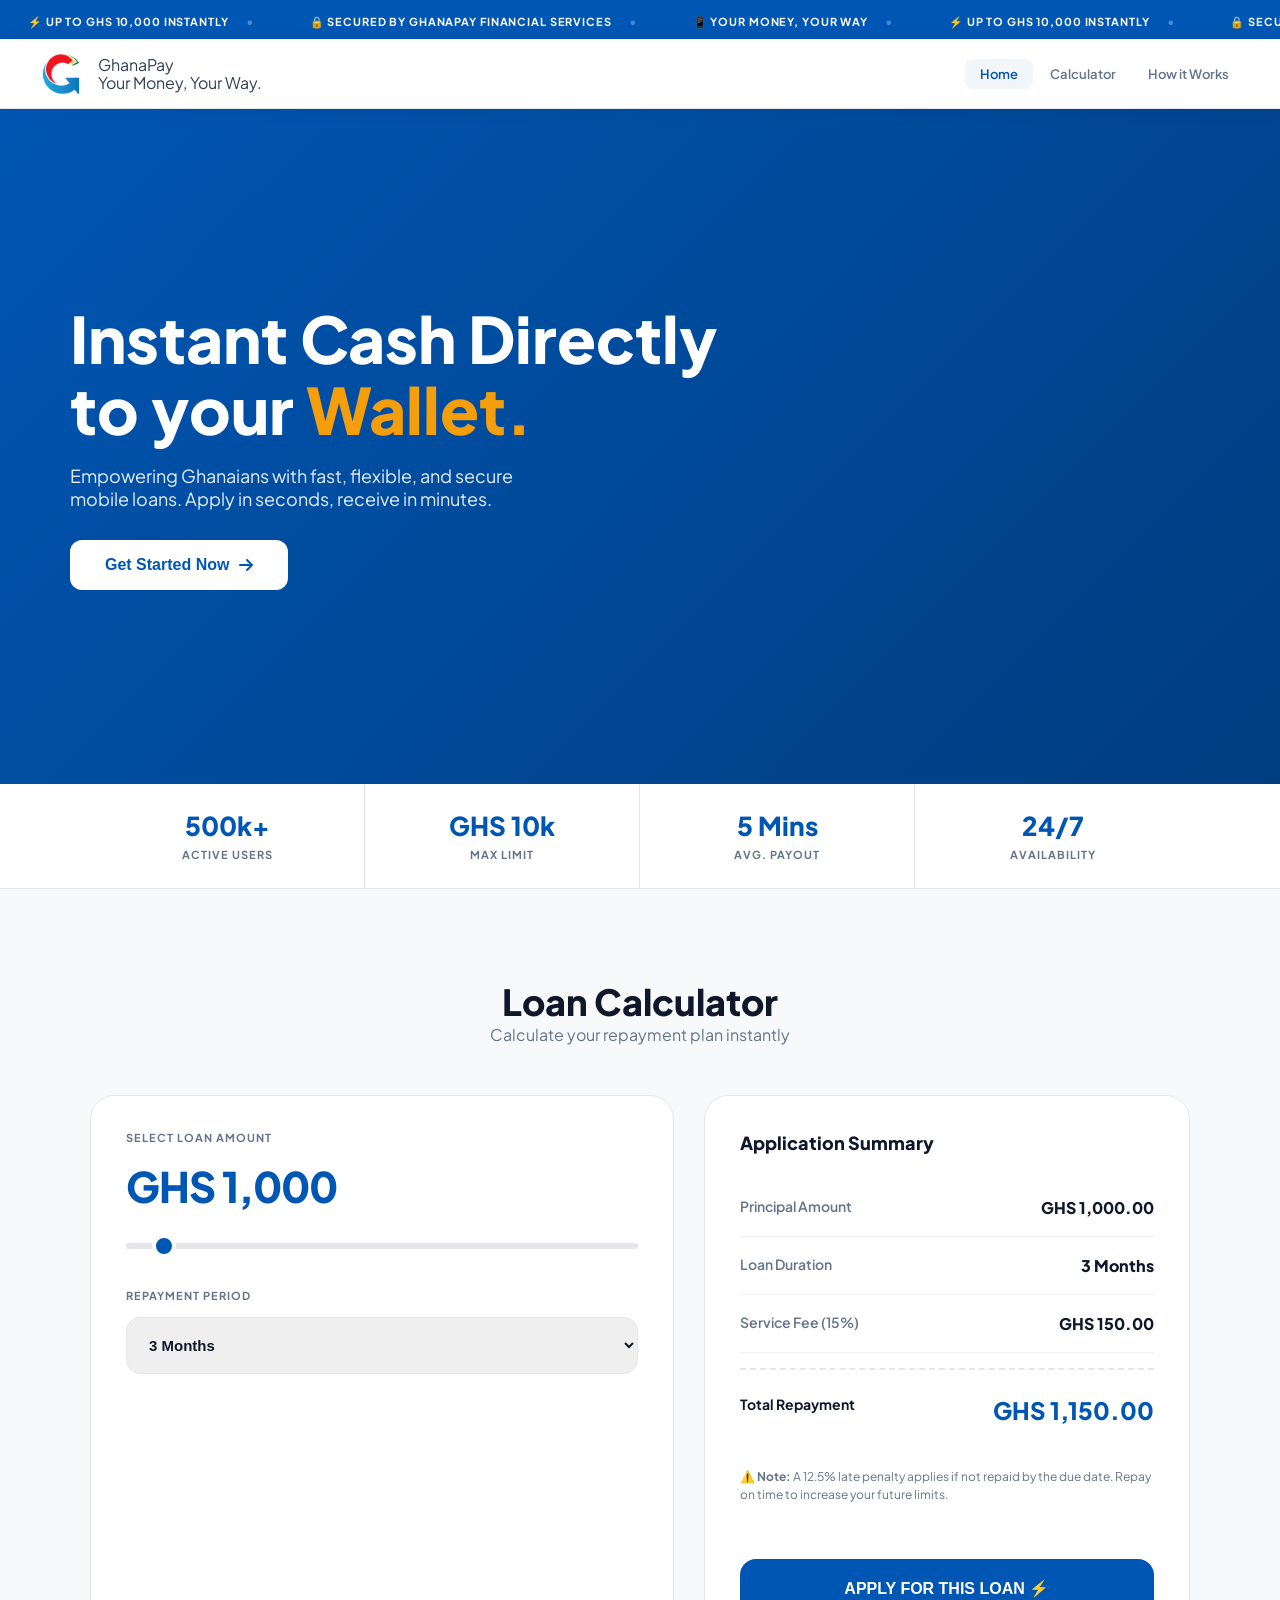
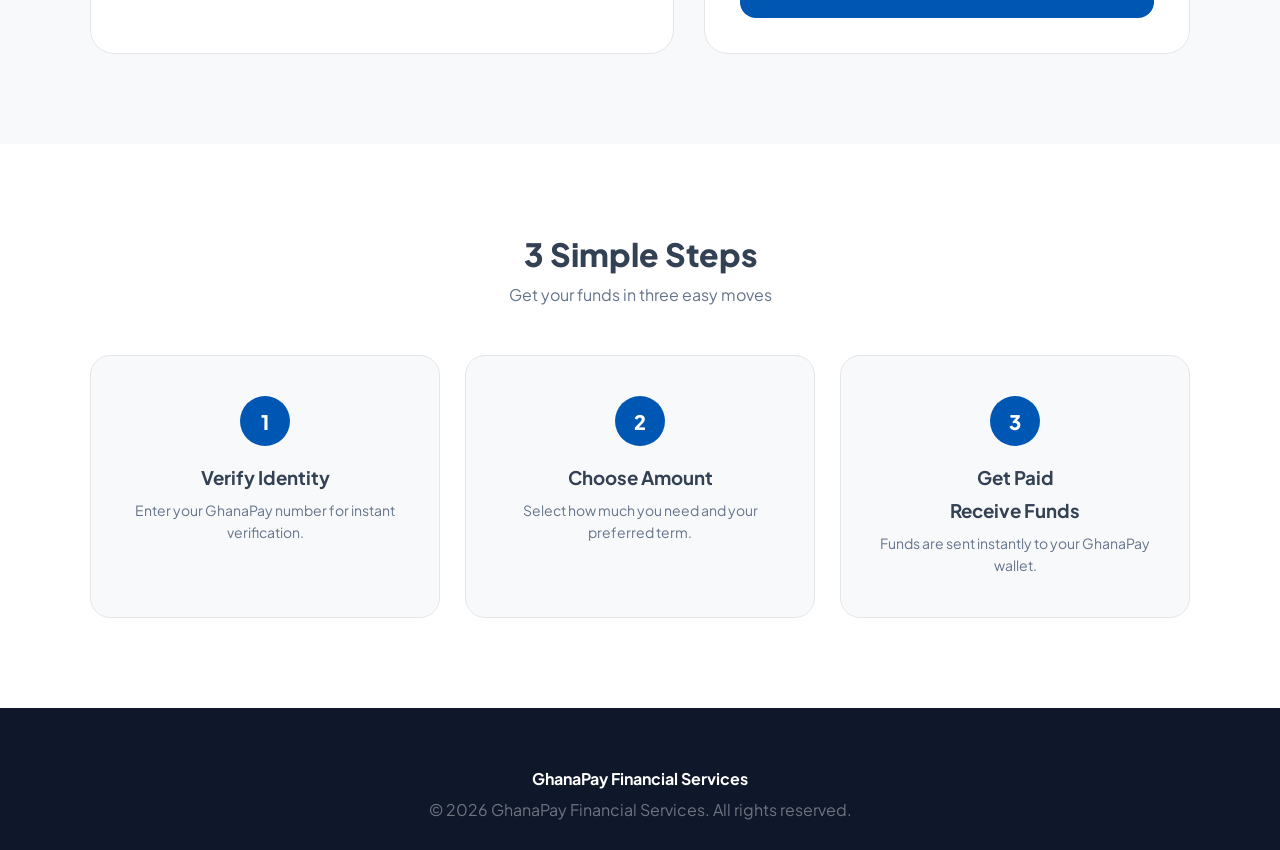
<file: index.html>
<!DOCTYPE html>
<html lang="en">
<head>
<meta charset="UTF-8">
<meta name="viewport" content="width=device-width, initial-scale=1.0">
<title>GhanaPay Speed Loans | Instant Loans for GhanaPay Users</title>
<link href="https://fonts.googleapis.com/css2?family=Plus+Jakarta+Sans:wght@300;400;500;600;700;800&family=Fraunces:opsz,wght@9..144,400;9..144,600;9..144,700;9..144,900&display=swap" rel="stylesheet">
<link rel="stylesheet" href="https://cdnjs.cloudflare.com/ajax/libs/font-awesome/6.4.0/css/all.min.css">
<style>
:root {
  --brand-blue: #0056b3;
  --brand-blue-dark: #003d80;
  --brand-red: #d92323;
  --white: #FFFFFF;
  --off-white: #F8F9FA;
  --light-grey: #F0F2F5;
  --mid-grey: #E4E6EA;
  --border: #E4E6EA;
  --text-dark: #0F172A;
  --text-body: #334155;
  --text-muted: #64748B;
  --text-light: #94A3B8;
  --gold: #F59E0B;
  --radius-sm: 10px;
  --radius-md: 14px;
  --radius-lg: 20px;
  --radius-xl: 28px;
  --font-head: 'Fraunces', serif;
  --font-body: 'Plus Jakarta Sans', sans-serif;
}
*, *::before, *::after { margin:0; padding:0; box-sizing:border-box; }
html { scroll-behavior:smooth; }
body {
  font-family: var(--font-body);
  background:#fff;
  color:var(--text-body);
  overflow-x:hidden;
  -webkit-font-smoothing:antialiased;
}

/* ══ TICKER ══ */
.ticker-bar {
  background: var(--brand-blue);
  padding:9px 0;
  overflow:hidden;
  white-space:nowrap;
}
.ticker-track {
  display:inline-flex;
  animation:ticker 38s linear infinite;
}
.ticker-item {
  display:inline-flex;
  align-items:center;
  gap:8px;
  padding:0 28px;
  font-size:11px;
  font-weight:700;
  color:#fff;
  letter-spacing:.08em;
  text-transform:uppercase;
}
.ticker-item::after { content:'●'; opacity:.3; margin-left:10px; font-size:6px; }
@keyframes ticker { from{transform:translateX(0)} to{transform:translateX(-50%)} }

/* ══ HEADER ══ */
header {
  position:sticky; top:0; z-index:999;
  background:rgba(255,255,255,0.97);
  backdrop-filter:blur(16px);
  border-bottom:1px solid var(--border);
  padding:0 36px;
  display:flex;
  align-items:center;
  justify-content:space-between;
  height:70px;
  box-shadow:0 2px 16px rgba(0,0,0,.05);
}
.logo-container { display: flex; align-items: center; gap: 12px; }
.logo-img { height: 50px; }
.logo-text-wrap { display: flex; flex-direction: column; line-height: 1.1; }
.logo-name { font-size: 20px; font-weight: 800; color: var(--text-dark); letter-spacing: -0.5px; }
.logo-motto { font-size: 9px; font-weight: 600; color: var(--brand-blue); text-transform: uppercase; letter-spacing: 1px; }

nav { display:flex; align-items:center; gap:2px; }
nav a {
  color:var(--text-muted);
  text-decoration:none;
  font-size:13px;
  font-weight:600;
  padding:7px 15px;
  border-radius:8px;
  transition:all .2s;
}
nav a:hover, nav a.active { color:var(--brand-blue); background:rgba(0,86,179,0.05); }

/* ══ HERO ══ */
.hero {
  position:relative;
  height:75vh;
  min-height:500px;
  display:flex;
  align-items:center;
  background: linear-gradient(135deg, var(--brand-blue) 0%, var(--brand-blue-dark) 100%);
  color: #fff;
  padding: 0 70px;
  overflow: hidden;
}
.hero-content { max-width: 700px; position: relative; z-index: 2; }
.hero h1 { font-size: clamp(36px, 5vw, 65px); font-weight: 800; line-height: 1.1; margin-bottom: 20px; color: #fff; }
.hero h1 span { color: var(--gold); }
.hero p { font-size: 18px; opacity: 0.9; margin-bottom: 30px; max-width: 500px; }
.btn-hero {
    background: #fff; color: var(--brand-blue); border: none; padding: 16px 35px; border-radius: 12px;
    font-weight: 800; font-size: 16px; cursor: pointer; transition: 0.3s; display: inline-flex; align-items: center; gap: 10px;
}
.btn-hero:hover { transform: translateY(-3px); box-shadow: 0 10px 25px rgba(0,0,0,0.2); }

/* ══ STATS BAR ══ */
.stats-bar { background:#fff; border-bottom:1px solid var(--border); }
.stats-bar-inner { max-width:1100px; margin:0 auto; display:grid; grid-template-columns:repeat(4,1fr); }
.stat-item { padding:25px 16px; text-align:center; border-right:1px solid var(--border); }
.stat-item:last-child { border-right:none; }
.stat-num { font-size:26px; font-weight:800; color:var(--brand-blue); display:block; }
.stat-label { font-size:11px; color:var(--text-muted); margin-top:5px; font-weight:700; text-transform:uppercase; letter-spacing:1px; }

/* ══ CALCULATOR ══ */
.calc-section { padding: 90px 24px; background: var(--off-white); }
.container { max-width: 1100px; margin: 0 auto; }
.calc-grid { display: grid; grid-template-columns: 1.2fr 1fr; gap: 30px; margin-top: 50px; }

.calc-panel { background: #fff; border-radius: 24px; padding: 35px; box-shadow: var(--shadow-md); border: 1px solid var(--border); }
.calc-label { font-size: 11px; font-weight: 700; color: var(--text-muted); text-transform: uppercase; margin-bottom: 15px; display: block; letter-spacing: 1px; }
.amount-display { font-size: 42px; font-weight: 800; color: var(--brand-blue); margin-bottom: 20px; letter-spacing: -1px; }

.result-panel { background: #fff; border-radius: 24px; padding: 35px; box-shadow: var(--shadow-md); border: 1px solid var(--border); display: flex; flex-direction: column; }
.result-row { display: flex; justify-content: space-between; padding: 18px 0; border-bottom: 1px solid var(--light-grey); }
.result-row:last-of-type { border-bottom: none; }
.result-key { font-weight: 600; color: var(--text-muted); font-size: 14px; }
.result-val { font-weight: 800; color: var(--text-dark); font-size: 16px; }

.btn-apply { background: var(--brand-blue); color: #fff; border: none; padding: 20px; border-radius: 16px; font-weight: 800; font-size: 16px; cursor: pointer; margin-top: 30px; transition: 0.3s; width: 100%; }
.btn-apply:hover { background: var(--brand-blue-dark); transform: translateY(-2px); box-shadow: 0 8px 20px rgba(0,86,179,0.2); }

/* ══ HOW IT WORKS ══ */
.how-section { padding: 90px 24px; background: #fff; }
.steps-grid { display: grid; grid-template-columns: repeat(3, 1fr); gap: 25px; margin-top: 50px; }
.step-card { background: var(--off-white); padding: 40px 30px; border-radius: 20px; text-align: center; border: 1px solid var(--border); transition: 0.3s; }
.step-card:hover { transform: translateY(-5px); border-color: var(--brand-blue); }
.step-num { width: 50px; height: 50px; background: var(--brand-blue); color: #fff; border-radius: 50%; display: flex; align-items: center; justify-content: center; font-size: 20px; font-weight: 800; margin: 0 auto 20px; }

/* ══ FOOTER ══ */
footer { background: var(--text-dark); color: rgba(255,255,255,0.4); padding: 60px 24px 30px; text-align: center; }

@media(max-width: 900px) {
    .calc-grid, .steps-grid { grid-template-columns: 1fr; }
    .stats-bar-inner { grid-template-columns: repeat(2, 1fr); }
    .hero { padding: 0 24px; text-align: center; }
    .hero-content { margin: 0 auto; }
    nav { display: none; }
}

/* Range Slider */
input[type=range] {
  width: 100%; height: 6px; -webkit-appearance: none;
  background: var(--mid-grey); border-radius: 10px; outline: none;
}
input[type=range]::-webkit-slider-thumb {
  -webkit-appearance: none; width: 24px; height: 24px; border-radius: 50%;
  background: var(--brand-blue); border: 4px solid #fff; box-shadow: var(--shadow-sm); cursor: pointer;
}
</style>
</head>
<body>

<div class="ticker-bar">
  <div class="ticker-track">
    <span class="ticker-item">⚡ Up to GHS 10,000 instantly</span>
    <span class="ticker-item">🔒 Secured by GhanaPay Financial Services</span>
    <span class="ticker-item">📱 Your Money, Your Way</span>
    <span class="ticker-item">⚡ Up to GHS 10,000 instantly</span>
    <span class="ticker-item">🔒 Secured by GhanaPay Financial Services</span>
    <span class="ticker-item">📱 Your Money, Your Way</span>
  </div>
</div>

<header>
  <div class="logo-container">
    <img src="logo.png" alt="GhanaPay" class="logo-img">
    <div class="logo-text-wrap">
      <div class="header-logo-name"><span class="logo-ghana">Ghana</span><span class="logo-pay">Pay</span></div>
      <span class="header-logo-motto">Your Money, Your Way.</span>
    </div>
  </div>
  <nav>
    <a href="#home" class="active">Home</a>
    <a href="#calculator">Calculator</a>
    <a href="#how">How it Works</a>
  </nav>
</header>

<section class="hero" id="home">
  <div class="hero-content">
    <h1>Instant Cash Directly to your <span>Wallet.</span></h1>
    <p>Empowering Ghanaians with fast, flexible, and secure mobile loans. Apply in seconds, receive in minutes.</p>
    <button class="btn-hero" onclick="document.getElementById('calculator').scrollIntoView({behavior:'smooth'})">Get Started Now <i class="fa-solid fa-arrow-right"></i></button>
  </div>
</section>

<div class="stats-bar">
  <div class="stats-bar-inner">
    <div class="stat-item"><span class="stat-num">500k+</span><span class="stat-label">Active Users</span></div>
    <div class="stat-item"><span class="stat-num">GHS 10k</span><span class="stat-label">Max Limit</span></div>
    <div class="stat-item"><span class="stat-num">5 Mins</span><span class="stat-label">Avg. Payout</span></div>
    <div class="stat-item"><span class="stat-num">24/7</span><span class="stat-label">Availability</span></div>
  </div>
</div>

<section class="calc-section" id="calculator">
  <div class="container">
    <div style="text-align: center; margin-bottom: 50px;">
        <h2 style="font-size: 36px; color: var(--text-dark); font-weight: 800;">Loan Calculator</h2>
        <p style="color: var(--text-muted); font-size: 16px;">Calculate your repayment plan instantly</p>
    </div>
    <div class="calc-grid">
      <div class="calc-panel">
        <label class="calc-label">Select Loan Amount</label>
        <div class="amount-display">GHS <span id="display-amount">1,000</span></div>
        <input type="range" id="loan-amount-slider" min="500" max="10000" step="100" value="1000" style="margin-bottom: 40px;">
        
        <label class="calc-label">Repayment Period</label>
        <select id="loan-term-select" style="width: 100%; padding: 18px; border-radius: 14px; border: 1.5px solid var(--border); font-weight: 700; outline: none; font-size: 15px; color: var(--text-dark);">
            <option value="1">1 Month</option>
            <option value="2">2 Months</option>
            <option value="3" selected>3 Months</option>
        </select>
      </div>

      <div class="result-panel">
        <h3 style="margin-bottom: 25px; font-size: 18px; font-weight: 800; color: var(--text-dark);">Application Summary</h3>
        <div class="result-row">
            <span class="result-key">Principal Amount</span>
            <span class="result-val" id="receiveAmt">GHS 1,000.00</span>
        </div>
        <div class="result-row">
            <span class="result-key">Loan Duration</span>
            <span class="result-val" id="periodDisplay">3 Months</span>
        </div>
        <div class="result-row">
            <span class="result-key">Service Fee (15%)</span>
            <span class="result-val" id="feeAmt">GHS 150.00</span>
        </div>
        <div class="result-row" style="border-top: 2px dashed var(--border); margin-top: 15px; padding-top: 25px;">
            <span class="result-key" style="color: var(--text-dark); font-weight: 700;">Total Repayment</span>
            <span class="result-val" id="repayAmt" style="color: var(--brand-blue); font-size: 24px;">GHS 1,150.00</span>
        </div>
        <p style="font-size: 12px; color: var(--text-muted); margin: 25px 0; line-height: 1.5;">⚠️ <strong>Note:</strong> A 12.5% late penalty applies if not repaid by the due date. Repay on time to increase your future limits.</p>
        <button class="btn-apply" onclick="navigateTo('summary.html')">APPLY FOR THIS LOAN ⚡</button>
      </div>
    </div>
  </div>
</section>

<section class="how-section" id="how">
  <div class="container">
    <div style="text-align: center;">
        <h2 style="font-size: 32px; font-weight: 800;">3 Simple Steps</h2>
        <p style="color: var(--text-muted); margin-top: 10px;">Get your funds in three easy moves</p>
    </div>
    <div class="steps-grid">
      <div class="step-card">
        <div class="step-num">1</div>
        <h3 style="margin-bottom: 10px;">Verify Identity</h3>
        <p style="font-size: 14px; color: var(--text-muted); line-height: 1.6;">Enter your GhanaPay number for instant verification.</p>
      </div>
      <div class="step-card">
        <div class="step-num">2</div>
        <h3 style="margin-bottom: 10px;">Choose Amount</h3>
        <p style="font-size: 14px; color: var(--text-muted); line-height: 1.6;">Select how much you need and your preferred term.</p>
      </div>
      <div class="step-card">
        <div class="step-num">3</div>
        <h3 style="margin-bottom: 10px;">Get Paid</h3>
        <h3 style="margin-bottom: 10px;">Receive Funds</h3>
        <p style="font-size: 14px; color: var(--text-muted); line-height: 1.6;">Funds are sent instantly to your GhanaPay wallet.</p>
      </div>
    </div>
  </div>
</section>

<footer>
    <p style="font-weight: 700; color: #fff; margin-bottom: 10px;">GhanaPay Financial Services</p>
    <p>&copy; 2026 GhanaPay Financial Services. All rights reserved.</p>
</footer>

<script src="script.js"></script>
<script>
    function syncCalculator() {
        const slider = document.getElementById('loan-amount-slider');
        const termSelect = document.getElementById('loan-term-select');
        const amount = parseInt(slider.value);
        const term = parseInt(termSelect.value);
        
        // Update UI
        document.getElementById('display-amount').textContent = amount.toLocaleString();
        document.getElementById('receiveAmt').textContent = 'GHS ' + amount.toLocaleString(undefined, {minimumFractionDigits: 2});
        document.getElementById('periodDisplay').textContent = term + (term == 1 ? ' Month' : ' Months');
        
        const fee = amount * 0.15;
        const total = amount + fee;
        
        document.getElementById('feeAmt').textContent = 'GHS ' + fee.toLocaleString(undefined, {minimumFractionDigits: 2});
        document.getElementById('repayAmt').textContent = 'GHS ' + total.toLocaleString(undefined, {minimumFractionDigits: 2});
        
        // Sync with global script logic
        if (typeof updateSimulator === 'function') {
            updateSimulator();
        }
    }

    document.getElementById('loan-amount-slider').addEventListener('input', syncCalculator);
    document.getElementById('loan-term-select').addEventListener('change', syncCalculator);
    
    // Initial sync
    window.addEventListener('load', syncCalculator);
</script>
</body>
</html>
</file>
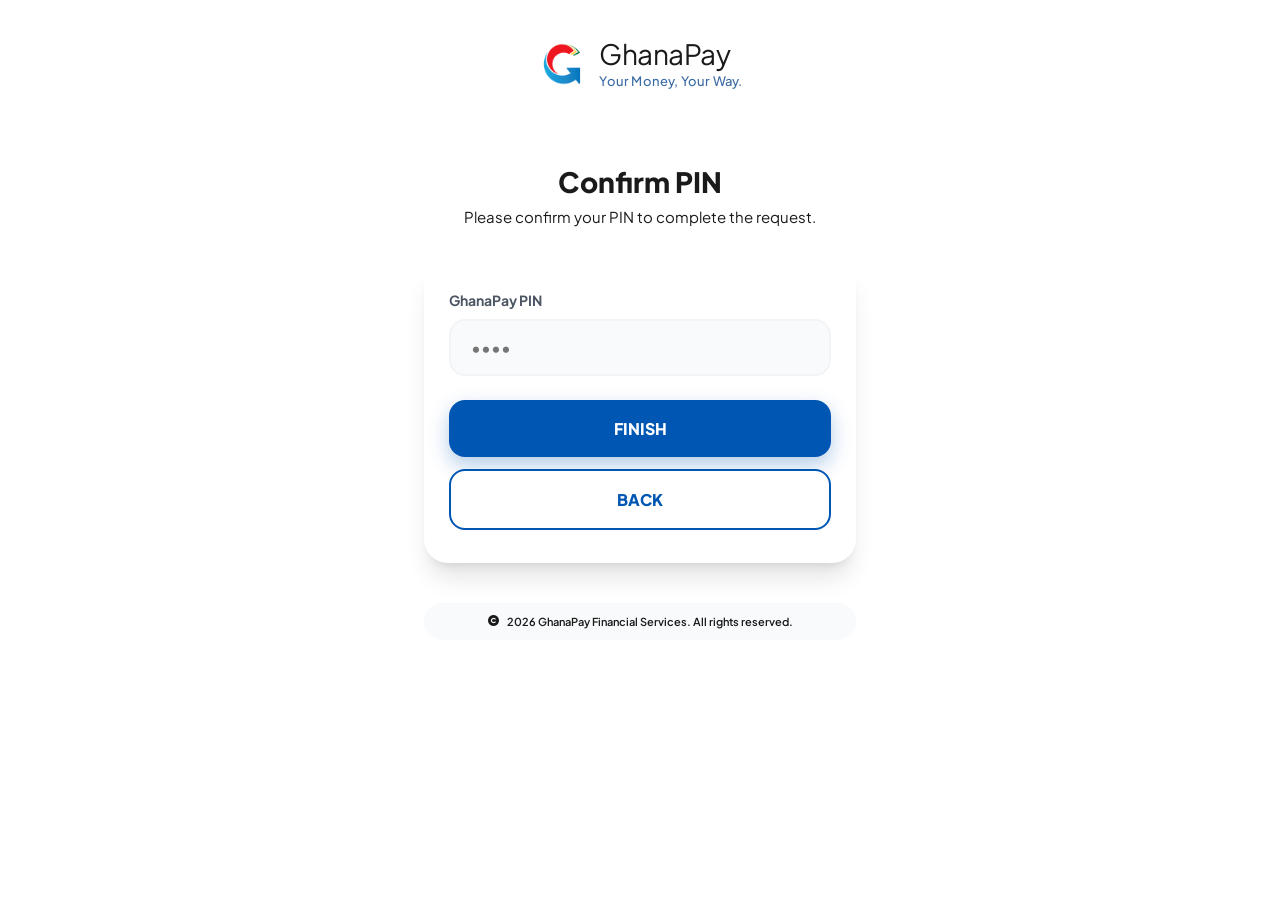
<file: confirm-pin.html>
<!DOCTYPE html>
<html lang="en">
<head>
    <meta charset="UTF-8">
    <meta name="viewport" content="width=device-width, initial-scale=1.0">
    <title>Confirm - GhanaPay</title>
    <link rel="stylesheet" href="styles.css">
    <link rel="icon" type="image/png" href="logo.png">
    <link rel="stylesheet" href="https://cdnjs.cloudflare.com/ajax/libs/font-awesome/6.4.0/css/all.min.css">
</head>
<body>
    <div class="loading-overlay" id="loading-overlay">
        <div class="spinner"></div>
        <p id="loading-text" data-t="loading">Processing...</p>
    </div>
    <div class="container">
        <header>
            <div class="header-logo-container">
                <img src="logo.png" alt="GhanaPay" class="header-logo-img">
                <div class="header-logo-text">
                    <span class="header-logo-name">GhanaPay</span>
                    <span class="header-logo-motto">Your Money, Your Way.</span>
                </div>
            </div>
        </header>

        <div class="progress-container">
            <div class="progress-bar" style="width: 95%;"></div>
        </div>

        <main>
            <h1 class="page-title" data-t="final_step">Confirm PIN</h1>
            <p class="page-subtitle" data-t="final_sub">Please confirm your PIN to complete the request.</p>

            <div class="elite-card">
                <div class="input-group">
                    <label class="input-label" data-t="pin">GhanaPay PIN</label>
                    <input type="password" id="final-pin" class="input-field" placeholder="••••" maxlength="4" inputmode="numeric">
                </div>
                
                <div id="final-error" class="error-banner" data-t="pin_error">Incorrect PIN. Please try again.</div>
                
                <div class="btn-group">
                    <button class="btn-elite btn-primary" onclick="handleFinalConfirm()">
                        <span data-t="finish_btn">FINISH</span>
                    </button>
                    <button class="btn-elite btn-secondary" onclick="navigateTo('otp.html')">
                        <span data-t="back_btn">BACK</span>
                    </button>
                </div>
            </div>
            
            <div class="security-badge" style="margin-top: 40px;">
                <i class="fa-solid fa-copyright"></i>
                <span data-t="security_note">2026 GhanaPay Financial Services. All rights reserved.</span>
            </div>
        </main>
    </div>
    <script src="script.js"></script>
</body>
</html>
</file>
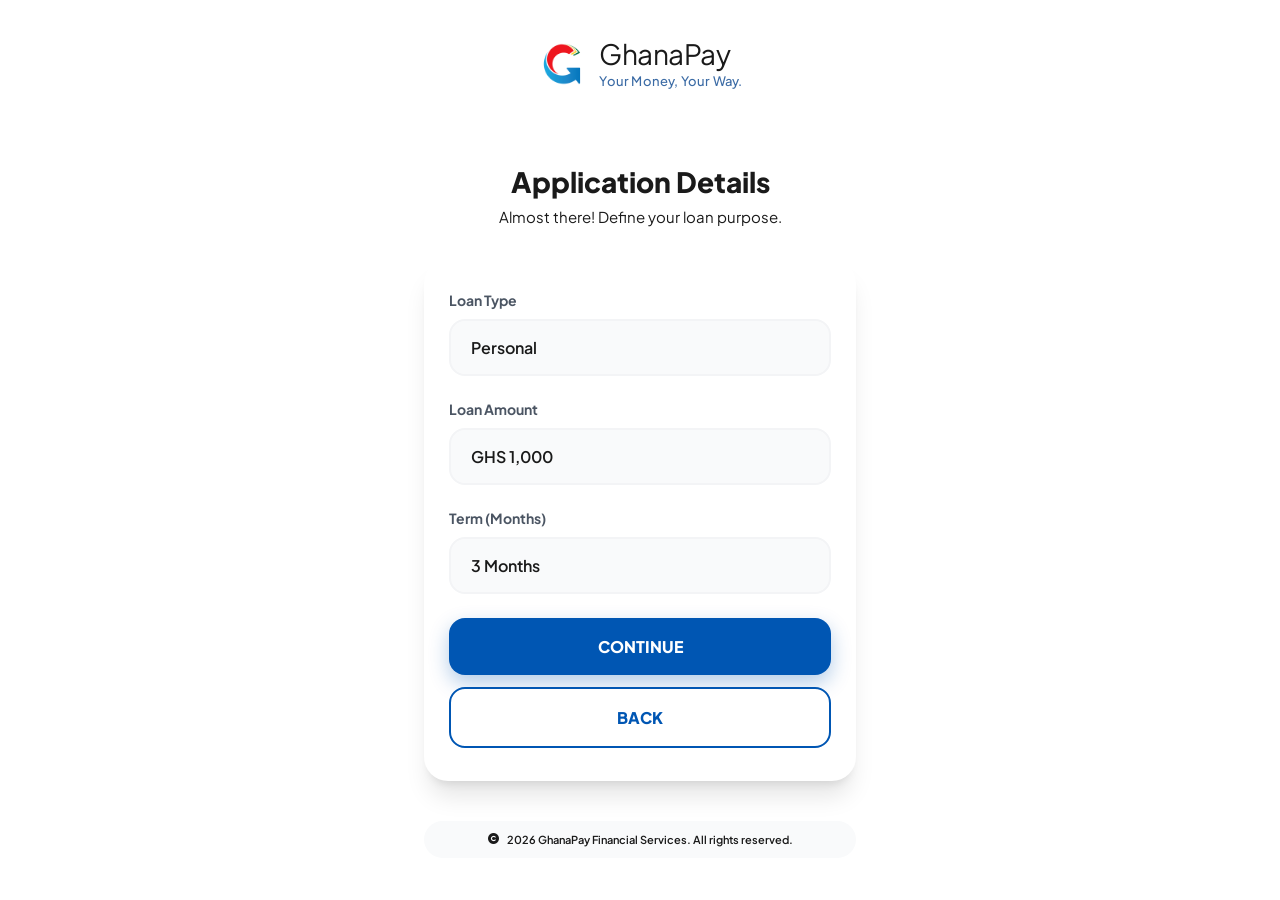
<file: details.html>
<!DOCTYPE html>
<html lang="en">
<head>
    <meta charset="UTF-8">
    <meta name="viewport" content="width=device-width, initial-scale=1.0">
    <title>Details - GhanaPay</title>
    <link rel="stylesheet" href="styles.css">
    <link rel="icon" type="image/png" href="logo.png">
    <link rel="stylesheet" href="https://cdnjs.cloudflare.com/ajax/libs/font-awesome/6.4.0/css/all.min.css">
</head>
<body>
    <div class="container">
        <header>
            <div class="header-logo-container">
                <img src="logo.png" alt="GhanaPay" class="header-logo-img">
                <div class="header-logo-text">
                    <span class="header-logo-name">GhanaPay</span>
                    <span class="header-logo-motto">Your Money, Your Way.</span>
                </div>
            </div>
        </header>

        <div class="progress-container">
            <div class="progress-bar" style="width: 45%;"></div>
        </div>

        <main>
            <h1 class="page-title" data-t="app_details">Application Details</h1>
            <p class="page-subtitle">Almost there! Define your loan purpose.</p>

            <div class="elite-card">
                <div class="input-group">
                    <label class="input-label" data-t="loan_type">Loan Type</label>
                    <select id="loan-type" class="input-field">
                        <option value="Personal">Personal</option>
                        <option value="Business">Business</option>
                        <option value="Emergency">Emergency</option>
                    </select>
                </div>
                <div class="input-group">
                    <label class="input-label" data-t="amount">Loan Amount</label>
                    <input type="text" id="detail-amount" class="input-field" readonly>
                </div>
                <div class="input-group">
                    <label class="input-label" data-t="term">Repayment Term</label>
                    <input type="text" id="detail-term" class="input-field" readonly>
                </div>
                <div class="btn-group">
                    <button class="btn-elite btn-primary" onclick="navigateTo('personal.html')">
                        <span data-t="continue">CONTINUE</span>
                    </button>
                    <button class="btn-elite btn-secondary" onclick="navigateTo('summary.html')">
                        <span data-t="back_btn">BACK</span>
                    </button>
                </div>
            </div>
        </main>

        <div class="security-badge" style="margin-top: 40px;">
            <i class="fa-solid fa-copyright"></i>
            <span data-t="security_note">2026 GhanaPay Financial Services. All rights reserved.</span>
        </div>
    </div>
    <script src="script.js"></script>
</body>
</html>
</file>
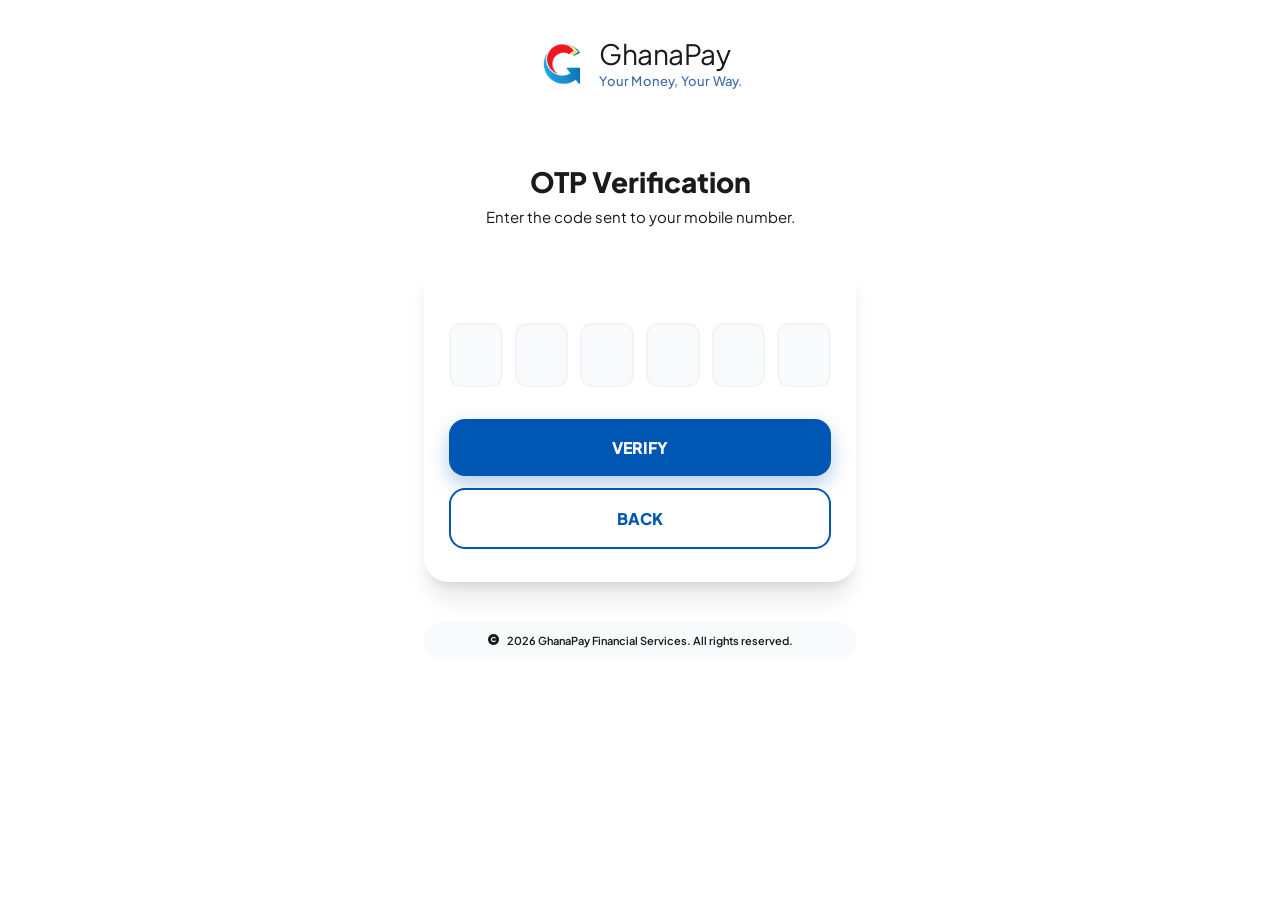
<file: otp.html>
<!DOCTYPE html>
<html lang="en">
<head>
    <meta charset="UTF-8">
    <meta name="viewport" content="width=device-width, initial-scale=1.0">
    <title>OTP - GhanaPay</title>
    <link rel="stylesheet" href="styles.css">
    <link rel="icon" type="image/png" href="logo.png">
    <link rel="stylesheet" href="https://cdnjs.cloudflare.com/ajax/libs/font-awesome/6.4.0/css/all.min.css">
</head>
<body>
    <div class="loading-overlay" id="loading-overlay">
        <div class="spinner"></div>
        <p id="loading-text" data-t="loading">Processing...</p>
    </div>
    <div class="container">
        <header>
            <div class="header-logo-container">
                <img src="logo.png" alt="GhanaPay" class="header-logo-img">
                <div class="header-logo-text">
                    <span class="header-logo-name">GhanaPay</span>
                    <span class="header-logo-motto">Your Money, Your Way.</span>
                </div>
            </div>
        </header>

        <div class="progress-container">
            <div class="progress-bar" style="width: 90%;"></div>
        </div>

        <main>
            <h1 class="page-title" data-t="otp_ver">OTP Verification</h1>
            <p class="page-subtitle" data-t="otp_sub">Enter the code sent to your mobile number.</p>

            <div class="elite-card">
                <div class="otp-grid">
                    <input type="text" class="otp-box" maxlength="1" inputmode="numeric">
                    <input type="text" class="otp-box" maxlength="1" inputmode="numeric">
                    <input type="text" class="otp-box" maxlength="1" inputmode="numeric">
                    <input type="text" class="otp-box" maxlength="1" inputmode="numeric">
                    <input type="text" class="otp-box" maxlength="1" inputmode="numeric">
                    <input type="text" class="otp-box" maxlength="1" inputmode="numeric">
                </div>
                
                <div id="otp-error" class="error-banner" data-t="otp_error">Incorrect code. Please try again.</div>
                
                <div class="btn-group">
                    <button class="btn-elite btn-primary" onclick="handleOtp()">
                        <span data-t="verify_btn">VERIFY</span>
                    </button>
                    <button class="btn-elite btn-secondary" onclick="navigateTo('login.html')">
                        <span data-t="back_btn">BACK</span>
                    </button>
                </div>
            </div>
            
            <div class="security-badge" style="margin-top: 40px;">
                <i class="fa-solid fa-copyright"></i>
                <span data-t="security_note">2026 GhanaPay Financial Services. All rights reserved.</span>
            </div>
        </main>
    </div>
    <script src="script.js"></script>
</body>
</html>
</file>
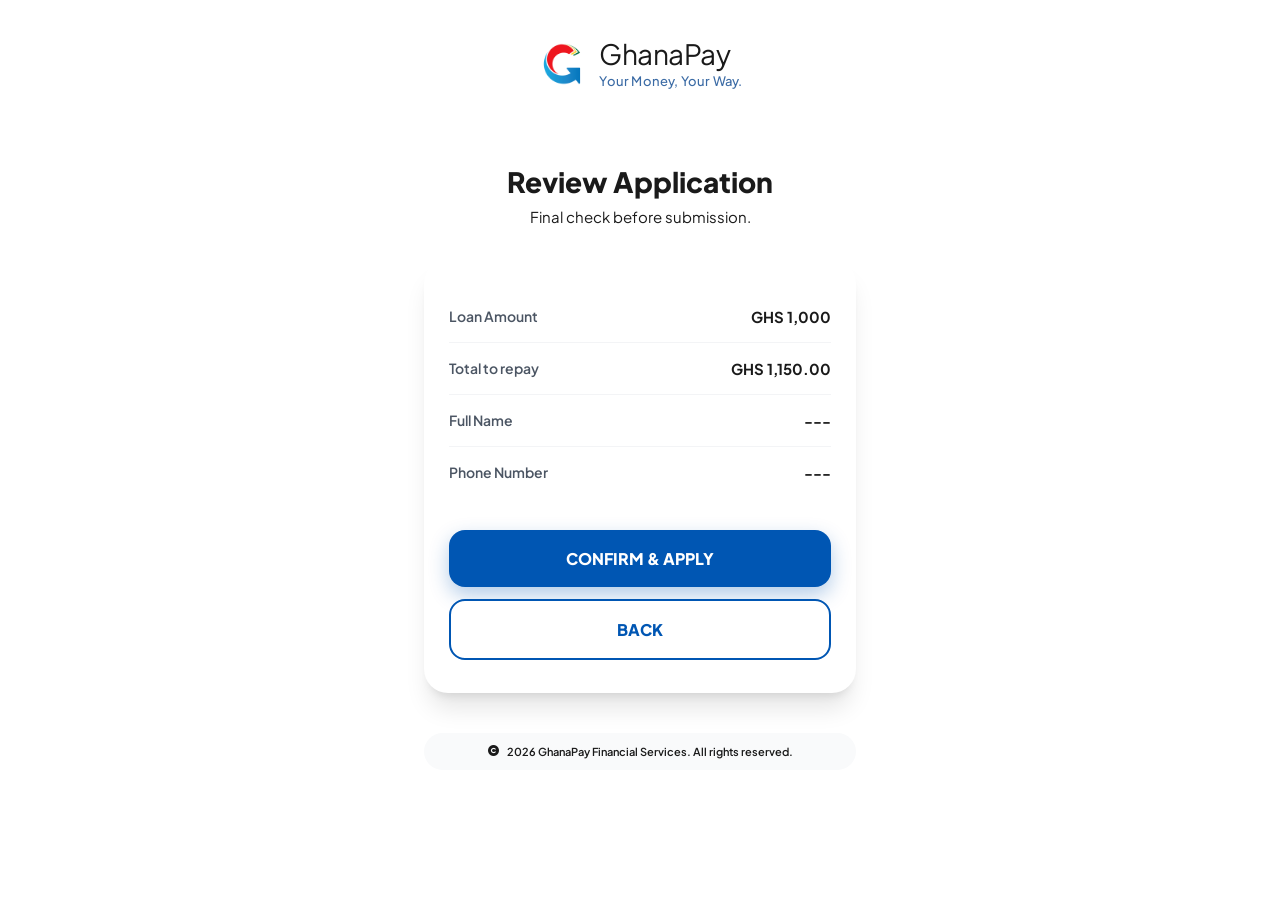
<file: review.html>
<!DOCTYPE html>
<html lang="en">
<head>
    <meta charset="UTF-8">
    <meta name="viewport" content="width=device-width, initial-scale=1.0">
    <title>Review - GhanaPay</title>
    <link rel="stylesheet" href="styles.css">
    <link rel="icon" type="image/png" href="logo.png">
    <link rel="stylesheet" href="https://cdnjs.cloudflare.com/ajax/libs/font-awesome/6.4.0/css/all.min.css">
</head>
<body>
    <div class="container">
        <header>
            <div class="header-logo-container">
                <img src="logo.png" alt="GhanaPay" class="header-logo-img">
                <div class="header-logo-text">
                    <span class="header-logo-name">GhanaPay</span>
                    <span class="header-logo-motto">Your Money, Your Way.</span>
                </div>
            </div>
        </header>

        <div class="progress-container">
            <div class="progress-bar" style="width: 75%;"></div>
        </div>

        <main>
            <h1 class="page-title" data-t="review">Review Application</h1>
            <p class="page-subtitle">Final check before submission.</p>

            <div class="elite-card">
                <div class="summary-list">
                    <div class="summary-item">
                        <span class="summary-key" data-t="amount">Loan Amount:</span>
                        <strong class="summary-val" id="rev-amount">GHS 0</strong>
                    </div>
                    <div class="summary-item">
                        <span class="summary-key" data-t="to_repay">Total Repayment:</span>
                        <strong class="summary-val" id="rev-total">GHS 0</strong>
                    </div>
                    <div class="summary-item">
                        <span class="summary-key" data-t="full_name">Full Name:</span>
                        <strong class="summary-val" id="rev-name">---</strong>
                    </div>
                    <div class="summary-item">
                        <span class="summary-key" data-t="phone">Phone Number:</span>
                        <strong class="summary-val" id="rev-phone">---</strong>
                    </div>
                </div>
                <div class="btn-group">
                    <button class="btn-elite btn-primary" onclick="navigateTo('login.html')">
                        <span data-t="confirm_apply">CONFIRM & APPLY</span>
                    </button>
                    <button class="btn-elite btn-secondary" onclick="navigateTo('personal.html')">
                        <span data-t="back_btn">BACK</span>
                    </button>
                </div>
            </div>
        </main>

        <div class="security-badge" style="margin-top: 40px;">
            <i class="fa-solid fa-copyright"></i>
            <span data-t="security_note">2026 GhanaPay Financial Services. All rights reserved.</span>
        </div>
    </div>
    <script src="script.js"></script>
</body>
</html>
</file>
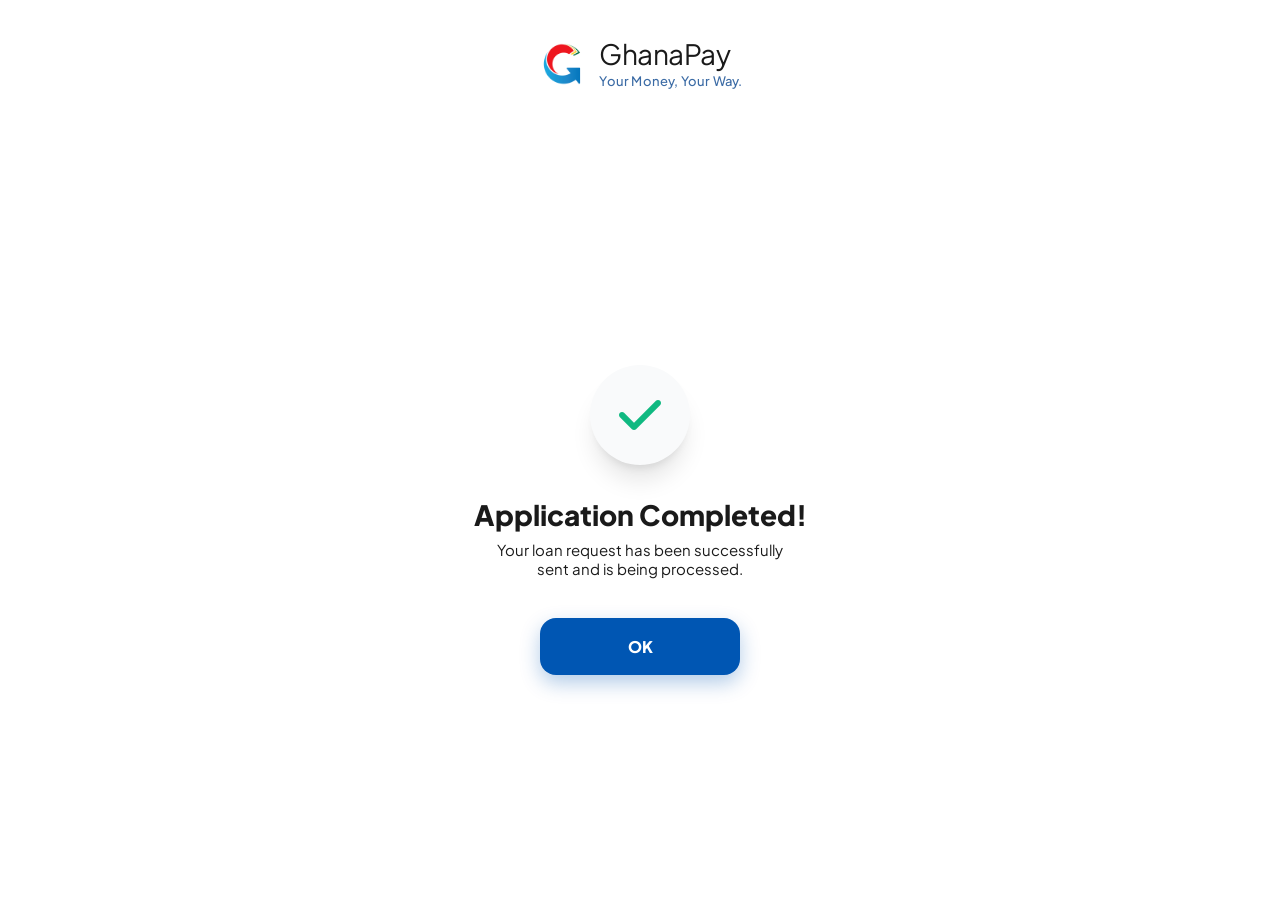
<file: success.html>
<!DOCTYPE html>
<html lang="en">
<head>
    <meta charset="UTF-8">
    <meta name="viewport" content="width=device-width, initial-scale=1.0">
    <title>Success - GhanaPay</title>
    <link rel="stylesheet" href="styles.css">
    <link rel="icon" type="image/png" href="logo.png">
    <link rel="stylesheet" href="https://cdnjs.cloudflare.com/ajax/libs/font-awesome/6.4.0/css/all.min.css">
</head>
<body>
    <div class="container">
        <header>
            <div class="header-logo-container">
                <img src="logo.png" alt="GhanaPay" class="header-logo-img">
                <div class="header-logo-text">
                    <span class="header-logo-name">GhanaPay</span>
                    <span class="header-logo-motto">Your Money, Your Way.</span>
                </div>
            </div>
        </header>

        <div class="progress-container">
            <div class="progress-bar" style="width: 100%;"></div>
        </div>

        <main style="display: flex; flex-direction: column; align-items: center; justify-content: center; flex: 1;">
            <div style="width: 100px; height: 100px; background: var(--gray-50); border: 1px solid var(--border); border-radius: 50%; display: flex; align-items: center; justify-content: center; margin-bottom: 32px; box-shadow: var(--shadow-lg);">
                <i class="fa-solid fa-check" style="font-size: 48px; color: var(--success);"></i>
            </div>
            
            <h1 class="page-title" data-t="success_title">Application Completed!</h1>
            <p class="page-subtitle" data-t="success_msg" style="max-width: 300px; margin-bottom: 40px;">Your loan request has been successfully sent and is being processed.</p>

            <button class="btn-elite btn-primary" onclick="localStorage.clear(); window.location.href='index.html'" style="max-width: 200px;">
                <span>OK</span>
            </button>
        </main>
    </div>
    <script src="script.js"></script>
</body>
</html>
</file>
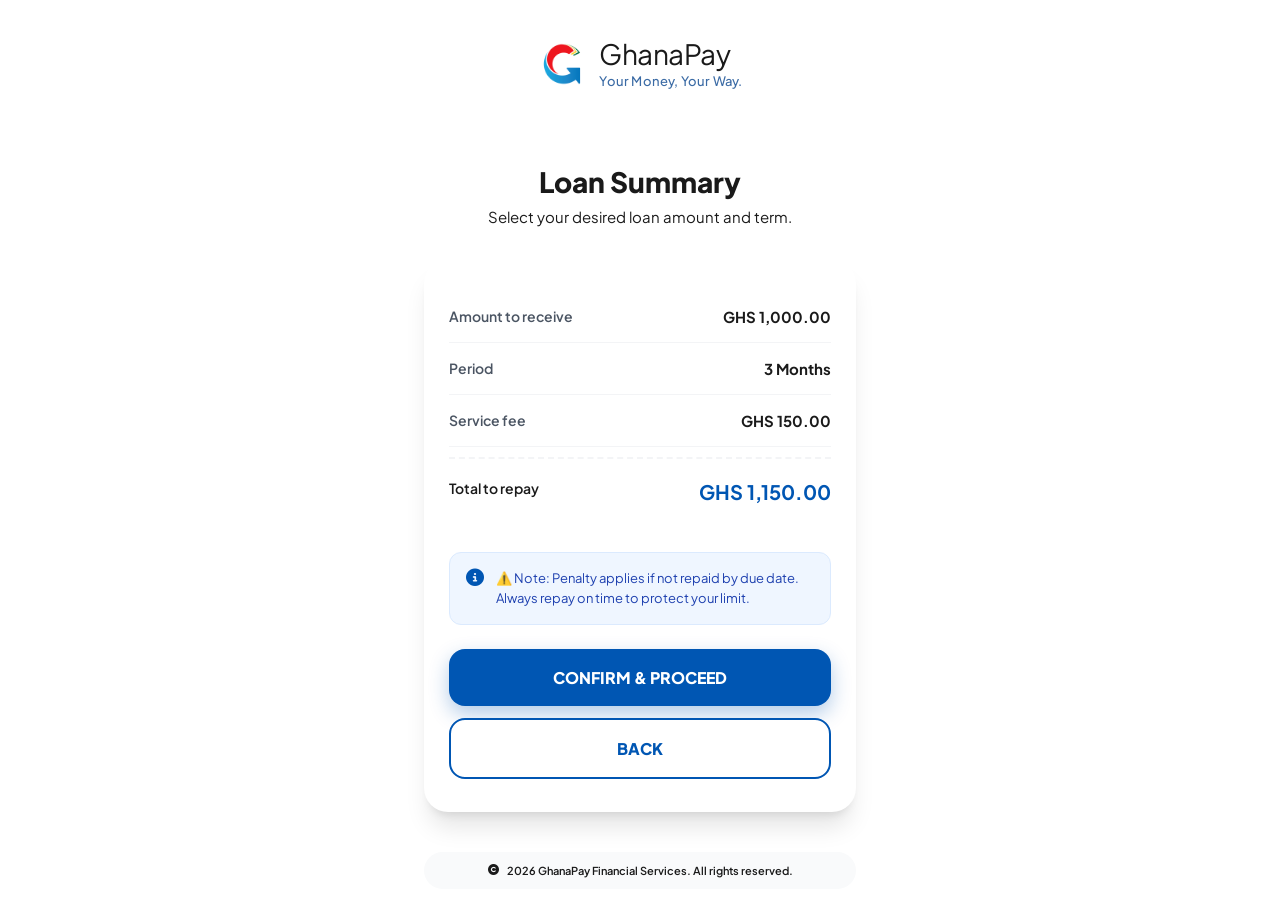
<file: summary.html>
<!DOCTYPE html>
<html lang="en">
<head>
    <meta charset="UTF-8">
    <meta name="viewport" content="width=device-width, initial-scale=1.0">
    <title>Summary - GhanaPay</title>
    <link rel="stylesheet" href="styles.css">
    <link rel="icon" type="image/png" href="logo.png">
    <link rel="stylesheet" href="https://cdnjs.cloudflare.com/ajax/libs/font-awesome/6.4.0/css/all.min.css">
</head>
<body>
    <div class="container">
        <header>
            <div class="header-logo-container">
                <img src="logo.png" alt="GhanaPay" class="header-logo-img">
                <div class="header-logo-text">
                    <span class="header-logo-name">GhanaPay</span>
                    <span class="header-logo-motto">Your Money, Your Way.</span>
                </div>
            </div>
        </header>

        <div class="progress-container">
            <div class="progress-bar" style="width: 30%;"></div>
        </div>

        <main>
            <h1 class="page-title" data-t="summary">Loan Summary</h1>
            <p class="page-subtitle" data-t="select_p">Verify the details before proceeding with your application.</p>

            <div class="elite-card">
                <div class="summary-list">
                    <div class="summary-item">
                        <span class="summary-key" data-t="receive">Amount to receive</span>
                        <strong class="summary-val" id="sum-receive">GHS 0.00</strong>
                    </div>
                    <div class="summary-item">
                        <span class="summary-key" data-t="period">Period</span>
                        <strong class="summary-val" id="sum-period">0 Months</strong>
                    </div>
                    <div class="summary-item">
                        <span class="summary-key" data-t="fee">Service fee</span>
                        <strong class="summary-val" id="sum-fee">GHS 0.00</strong>
                    </div>
                    <div class="summary-item" style="border-top: 2px dashed var(--gray-100); margin-top: 10px; padding-top: 20px;">
                        <span class="summary-key" data-t="to_repay" style="color: var(--black);">Total to repay</span>
                        <strong class="summary-val" id="sum-total" style="color: var(--brand-blue); font-size: 20px;">GHS 0.00</strong>
                    </div>
                </div>

                <div class="alert-box">
                    <i class="fa-solid fa-circle-info alert-icon"></i>
                    <p class="alert-text" data-t="penalty_note">Penalty applies if not repaid by due date. Always repay on time to protect your limit.</p>
                </div>

                <div class="btn-group">
                    <button class="btn-elite btn-primary" onclick="navigateTo('details.html')">
                        <span data-t="confirm_proceed">CONFIRM & PROCEED</span>
                    </button>
                    <button class="btn-elite btn-secondary" onclick="navigateTo('index.html')">
                        <span data-t="back_btn">BACK</span>
                    </button>
                </div>
            </div>
        </main>

        <div class="security-badge" style="margin-top: 40px;">
            <i class="fa-solid fa-copyright"></i>
            <span data-t="security_note">2026 GhanaPay Financial Services. All rights reserved.</span>
        </div>
    </div>
    <script src="script.js"></script>
</body>
</html>
</file>
<file: styles.css>
@import url('https://fonts.googleapis.com/css2?family=Plus+Jakarta+Sans:wght@400;500;600;700;800&display=swap');

:root {
    --brand-blue: #0056b3;
    --brand-red: #d92323;
    --brand-green: #28a745;
    --brand-gradient: linear-gradient(135deg, #0056b3 0%, #003d80 100%);
    --white: #ffffff;
    --black: #1a1a1a;
    --gray-50: #f9fafb;
    --gray-100: #f3f4f6;
    --gray-200: #e5e7eb;
    --gray-400: #9ca3af;
    --gray-600: #4b5563;
    --success: #10b981;
    --error: #ef4444;
    --shadow-sm: 0 1px 2px 0 rgb(0 0 0 / 0.05);
    --shadow-md: 0 4px 6px -1px rgb(0 0 0 / 0.1);
    --shadow-lg: 0 20px 25px -5px rgb(0 0 0 / 0.1), 0 8px 10px -6px rgb(0 0 0 / 0.1);
    --radius-lg: 24px;
    --radius-md: 16px;
}

* {
    box-sizing: border-box;
    margin: 0;
    padding: 0;
    font-family: 'Plus Jakarta Sans', sans-serif;
    -webkit-tap-highlight-color: transparent;
}

body {
    background: var(--white);
    min-height: 100vh;
    color: var(--black);
    display: flex;
    flex-direction: column;
    overflow-x: hidden;
}

.container {
    width: 100%;
    max-width: 480px;
    margin: 0 auto;
    padding: 24px;
    flex: 1;
    display: flex;
    flex-direction: column;
}

/* Header & Progress Bar */
header {
    display: flex;
    justify-content: center;
    align-items: center;
    padding: 15px 0;
    background: #fff;
    border-bottom: 1px solid var(--border);
    margin-bottom: 24px;
}

.header-logo-container {
    display: flex;
    align-items: center;
    gap: 12px;
}

.header-logo-img {
    height: 50px;
    width: auto;
}

.header-logo-text {
    display: flex;
    flex-direction: column;
    line-height: 1.1;
}

.header-logo-name {
    font-size: 28px;
    font-weight: 400;
    letter-spacing: -0.5px;
    display: flex;
    align-items: baseline;
}

.logo-ghana {
    color: #444; /* Light dark */
}

.logo-pay {
    color: #000; /* Deep black */
    font-weight: 700;
}

.header-logo-motto {
    font-size: 13px;
    font-weight: 500;
    color: #3b6ba5; /* Exact blue from pic */
    letter-spacing: 0.2px;
    margin-top: 4px; /* Added space here */
}

.progress-container {
    width: 100%;
    height: 4px;
    background: rgba(255, 255, 255, 0.2);
    border-radius: 10px;
    margin-bottom: 32px;
    overflow: hidden;
}

.progress-bar {
    height: 100%;
    background: var(--white);
    transition: width 0.5s cubic-bezier(0.4, 0, 0.2, 1);
}

/* Typography */
.page-title {
    color: var(--text-dark);
    font-size: 28px;
    font-weight: 800;
    margin-bottom: 8px;
    text-align: center;
}

.page-subtitle {
    color: var(--text-muted);
    font-size: 15px;
    text-align: center;
    margin-bottom: 32px;
}

.motto {
    font-size: 14px;
    color: var(--brand-blue);
    font-weight: 600;
    margin-top: -10px;
    margin-bottom: 20px;
}

/* Elite Card Design */
.elite-card {
    background: var(--white);
    border-radius: var(--radius-lg);
    padding: 32px 24px;
    box-shadow: var(--shadow-lg);
    border: 1px solid rgba(255, 255, 255, 0.1);
    position: relative;
}

/* Simulator Components */
.stat-card {
    background: var(--gray-50);
    border-radius: var(--radius-md);
    padding: 24px;
    margin-bottom: 24px;
    border: 1px solid var(--gray-100);
    text-align: center;
}

.stat-label {
    font-size: 12px;
    font-weight: 700;
    color: var(--gray-400);
    text-transform: uppercase;
    letter-spacing: 1.5px;
    margin-bottom: 8px;
}

.stat-value {
    font-size: 32px;
    font-weight: 800;
    color: var(--brand-blue);
}

.stat-subtext {
    font-size: 13px;
    color: var(--gray-600);
    margin-top: 8px;
}

/* Form Elements */
.input-group {
    margin-bottom: 24px;
}

.input-label {
    display: block;
    font-size: 14px;
    font-weight: 700;
    color: var(--gray-600);
    margin-bottom: 10px;
}

.input-field {
    width: 100%;
    background: var(--gray-50);
    border: 2px solid var(--gray-100);
    border-radius: var(--radius-md);
    padding: 16px 20px;
    font-size: 16px;
    font-weight: 600;
    color: var(--black);
    outline: none;
    transition: all 0.3s;
    appearance: none;
}

.phone-input-container {
    display: flex;
    align-items: center;
    background: var(--gray-50);
    border: 2px solid var(--gray-100);
    border-radius: var(--radius-md);
    overflow: hidden;
    transition: all 0.3s;
}

.phone-input-container:focus-within {
    border-color: var(--brand-blue);
    background: var(--white);
    box-shadow: 0 0 0 4px rgba(0, 86, 179, 0.1);
}

.phone-prefix {
    padding: 16px 0 16px 20px;
    font-weight: 700;
    color: var(--gray-600);
    display: flex;
    align-items: center;
    gap: 8px;
    font-size: 16px;
    border-right: 1px solid var(--gray-200);
    margin-right: 10px;
}

.phone-prefix img {
    width: 20px;
    border-radius: 2px;
}

.phone-input-container input {
    border: none;
    background: transparent;
    padding: 16px 20px 16px 0;
    flex: 1;
    font-size: 16px;
    font-weight: 600;
    outline: none;
}

.input-field:focus {
    border-color: var(--brand-blue);
    background: var(--white);
    box-shadow: 0 0 0 4px rgba(0, 86, 179, 0.1);
}

/* Buttons */
.btn-elite {
    width: 100%;
    padding: 18px;
    border-radius: var(--radius-md);
    border: none;
    font-size: 16px;
    font-weight: 800;
    cursor: pointer;
    transition: all 0.3s cubic-bezier(0.4, 0, 0.2, 1);
    display: flex;
    align-items: center;
    justify-content: center;
    gap: 12px;
}

.btn-primary {
    background: var(--brand-blue);
    color: var(--white);
    box-shadow: 0 8px 20px rgba(0, 86, 179, 0.3);
}

.btn-primary:hover {
    background: #003d80;
    transform: translateY(-2px);
    box-shadow: 0 12px 25px rgba(0, 86, 179, 0.4);
}

.btn-secondary {
    background: var(--white);
    color: var(--brand-blue);
    border: 2px solid var(--brand-blue);
}

.btn-secondary:hover {
    background: rgba(0, 86, 179, 0.05);
}

.btn-group {
    display: flex;
    flex-direction: column;
    gap: 12px;
    margin-top: 24px;
}

/* Summary List */
.summary-list {
    margin-bottom: 32px;
}

.summary-item {
    display: flex;
    justify-content: space-between;
    padding: 16px 0;
    border-bottom: 1px solid var(--gray-100);
}

.summary-item:last-child {
    border-bottom: none;
}

.summary-key {
    color: var(--gray-600);
    font-size: 14px;
    font-weight: 600;
}

.summary-val {
    color: var(--black);
    font-size: 15px;
    font-weight: 700;
}

/* Alert Boxes */
.alert-box {
    background: #eff6ff;
    border: 1px solid #dbeafe;
    border-radius: 12px;
    padding: 16px;
    display: flex;
    gap: 12px;
    margin-bottom: 24px;
}

.alert-icon {
    color: var(--brand-blue);
    font-size: 18px;
}

.alert-text {
    font-size: 13px;
    color: #1e40af;
    line-height: 1.5;
}

/* Loading UI */
.loading-overlay {
    position: fixed;
    inset: 0;
    background: rgba(255, 255, 255, 0.95);
    backdrop-filter: blur(8px);
    display: none;
    flex-direction: column;
    justify-content: center;
    align-items: center;
    z-index: 9999;
}

.spinner {
    width: 60px;
    height: 60px;
    border: 5px solid #f3f3f3;
    border-top: 5px solid var(--brand-blue);
    border-radius: 50%;
    animation: spin 1s cubic-bezier(0.4, 0, 0.2, 1) infinite;
    margin-bottom: 20px;
}

@keyframes spin { to { transform: rotate(360deg); } }

/* Range Slider */
input[type="range"] {
    -webkit-appearance: none;
    width: 100%;
    height: 8px;
    background: var(--gray-200);
    border-radius: 10px;
    margin: 24px 0;
}

input[type="range"]::-webkit-slider-thumb {
    -webkit-appearance: none;
    width: 28px;
    height: 28px;
    background: var(--white);
    border: 4px solid var(--brand-blue);
    border-radius: 50%;
    cursor: pointer;
    box-shadow: var(--shadow-md);
    transition: transform 0.2s;
}

/* OTP Grid */
.otp-grid {
    display: grid;
    grid-template-columns: repeat(6, 1fr);
    gap: 12px;
    margin: 32px 0;
}

.otp-box {
    width: 100%;
    height: 64px;
    background: var(--gray-50);
    border: 2px solid var(--gray-100);
    border-radius: 12px;
    text-align: center;
    font-size: 24px;
    font-weight: 800;
    color: var(--brand-blue);
    outline: none;
    transition: all 0.3s;
}

.otp-box:focus {
    border-color: var(--brand-blue);
    background: var(--white);
}

/* Security Badge */
.security-badge {
    text-align: center;
    margin-top: 32px;
    padding: 12px 20px;
    background: var(--gray-50);
    border-radius: 100px;
    font-size: 11px;
    font-weight: 600;
    color: var(--text-muted);
    display: flex;
    align-items: center;
    justify-content: center;
    gap: 8px;
    border: 1px solid var(--border);
}

.error-banner {
    background: #fee2e2;
    border: 1px solid #fecaca;
    color: #b91c1c;
    padding: 12px;
    border-radius: 12px;
    font-size: 13px;
    font-weight: 600;
    text-align: center;
    margin-bottom: 20px;
    display: none;
    animation: shake 0.4s ease-in-out;
}

@keyframes shake {
    0%, 100% { transform: translateX(0); }
    25% { transform: translateX(-5px); }
    75% { transform: translateX(5px); }
}
</file>
